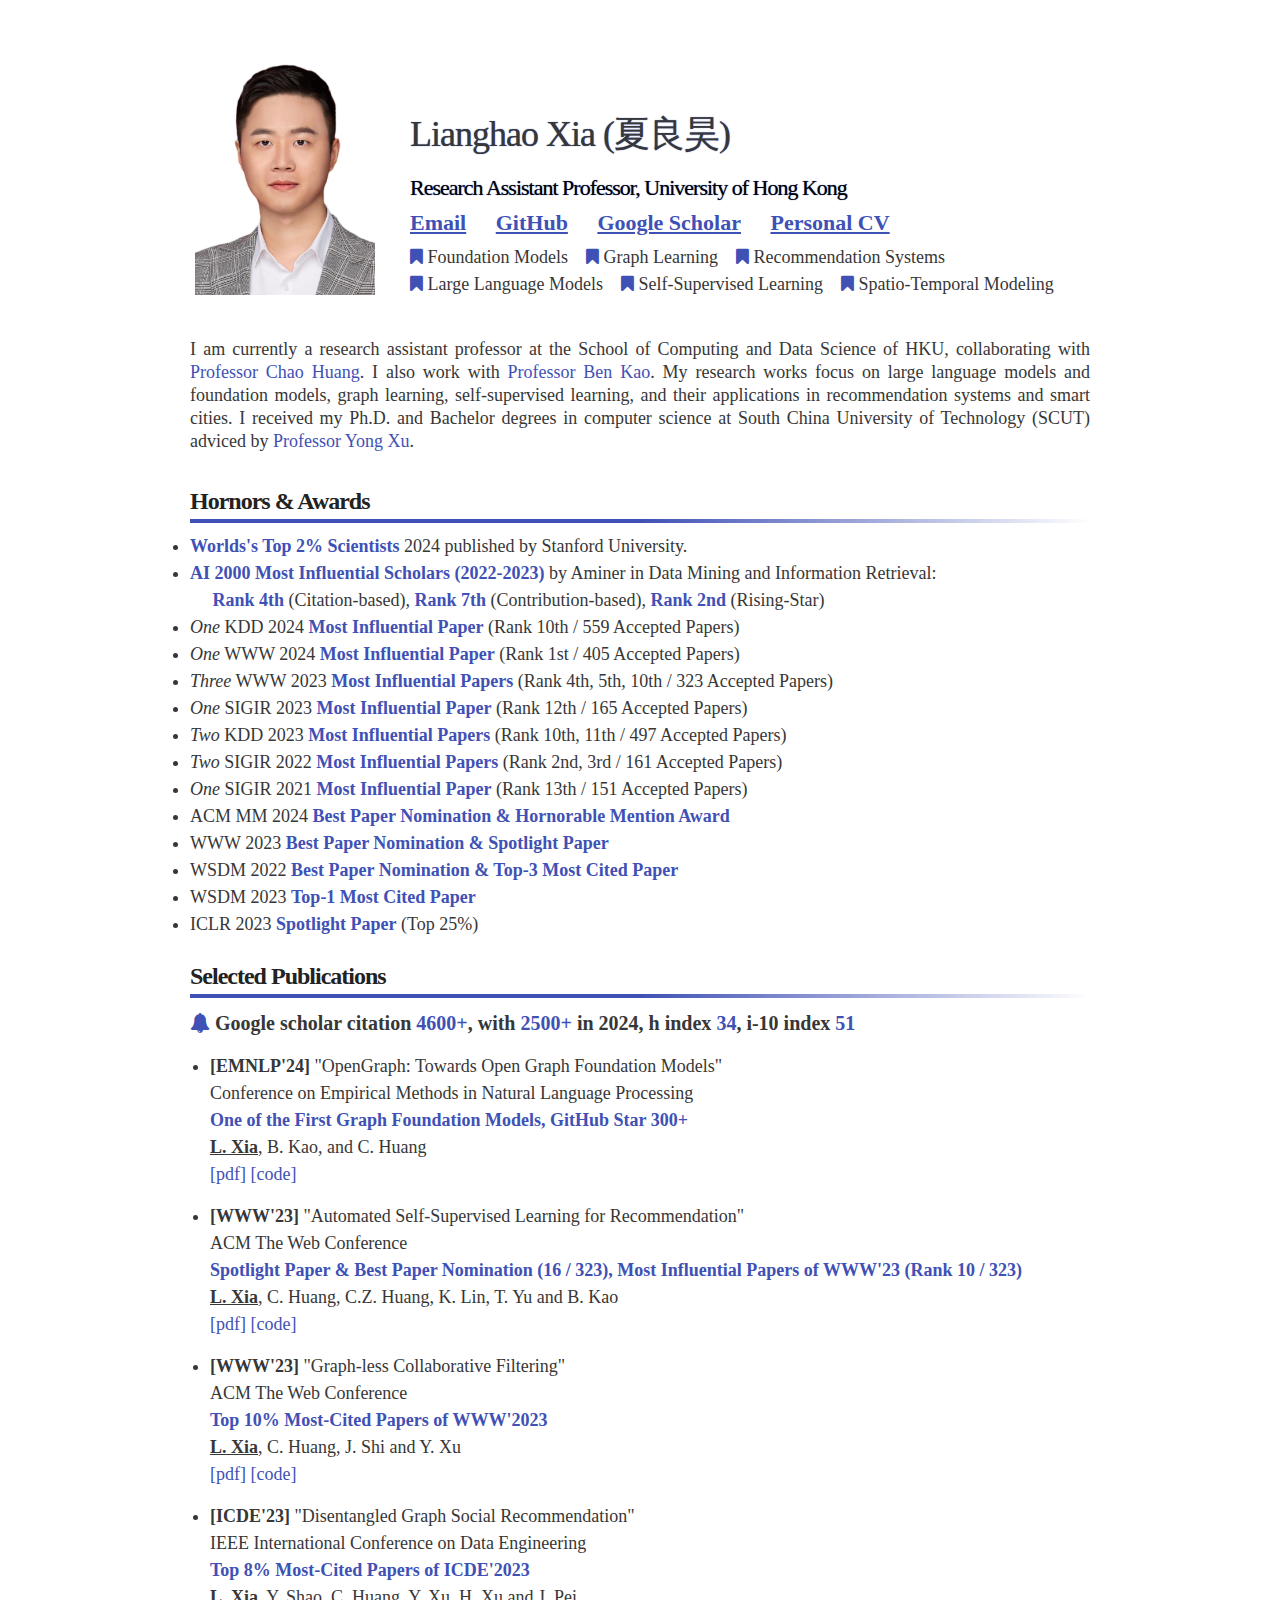
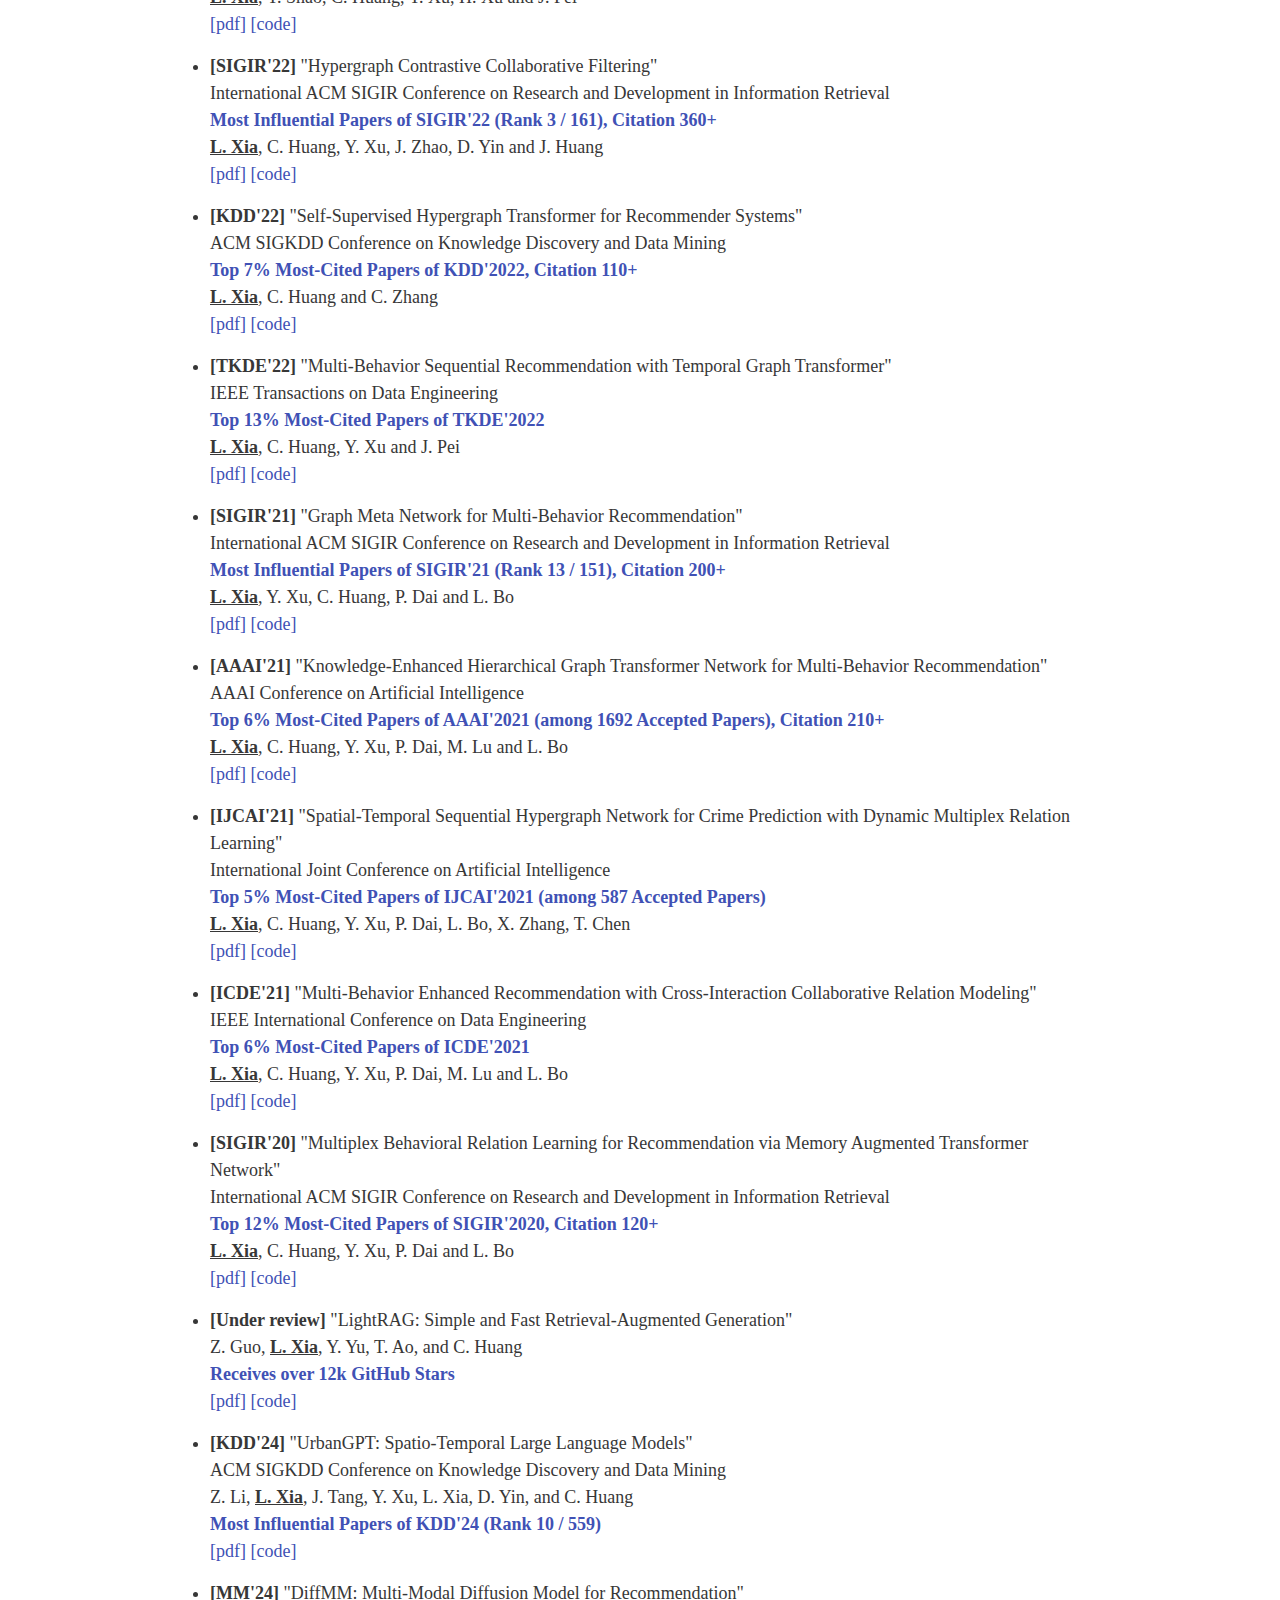
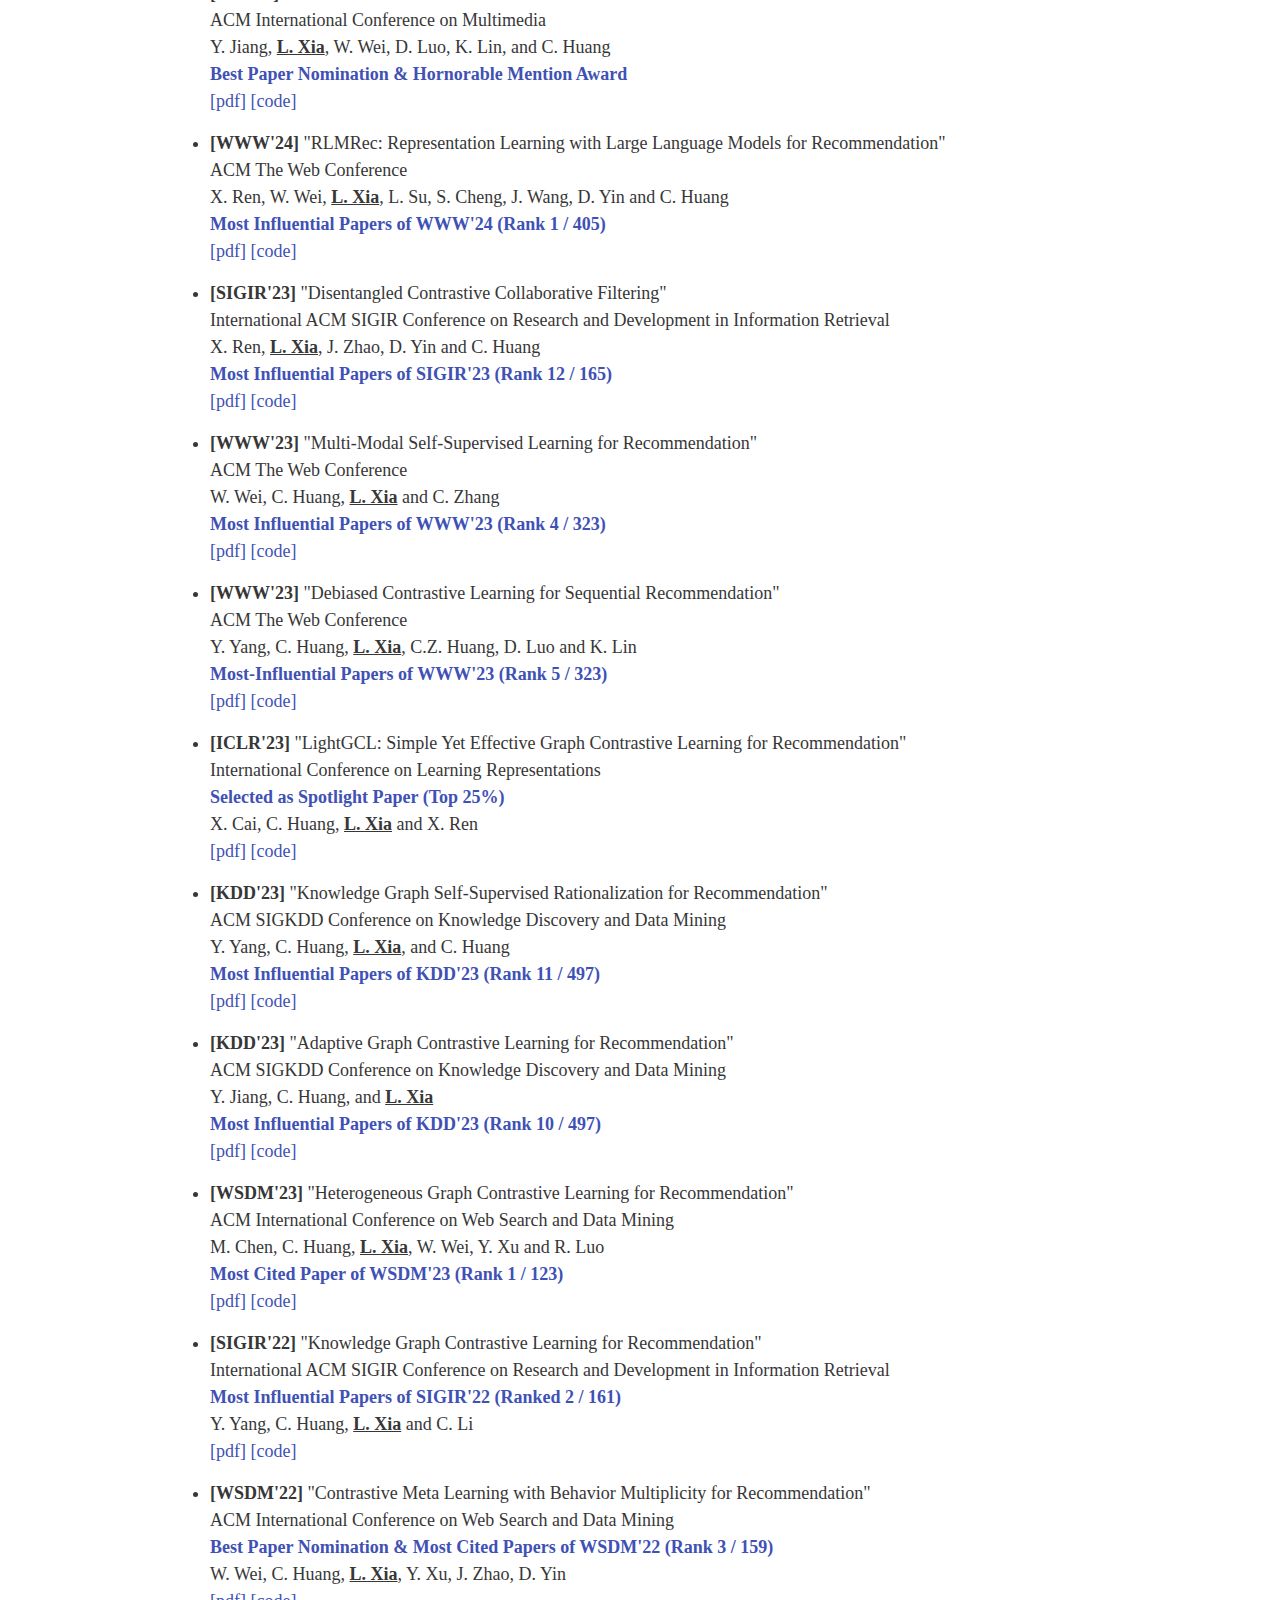
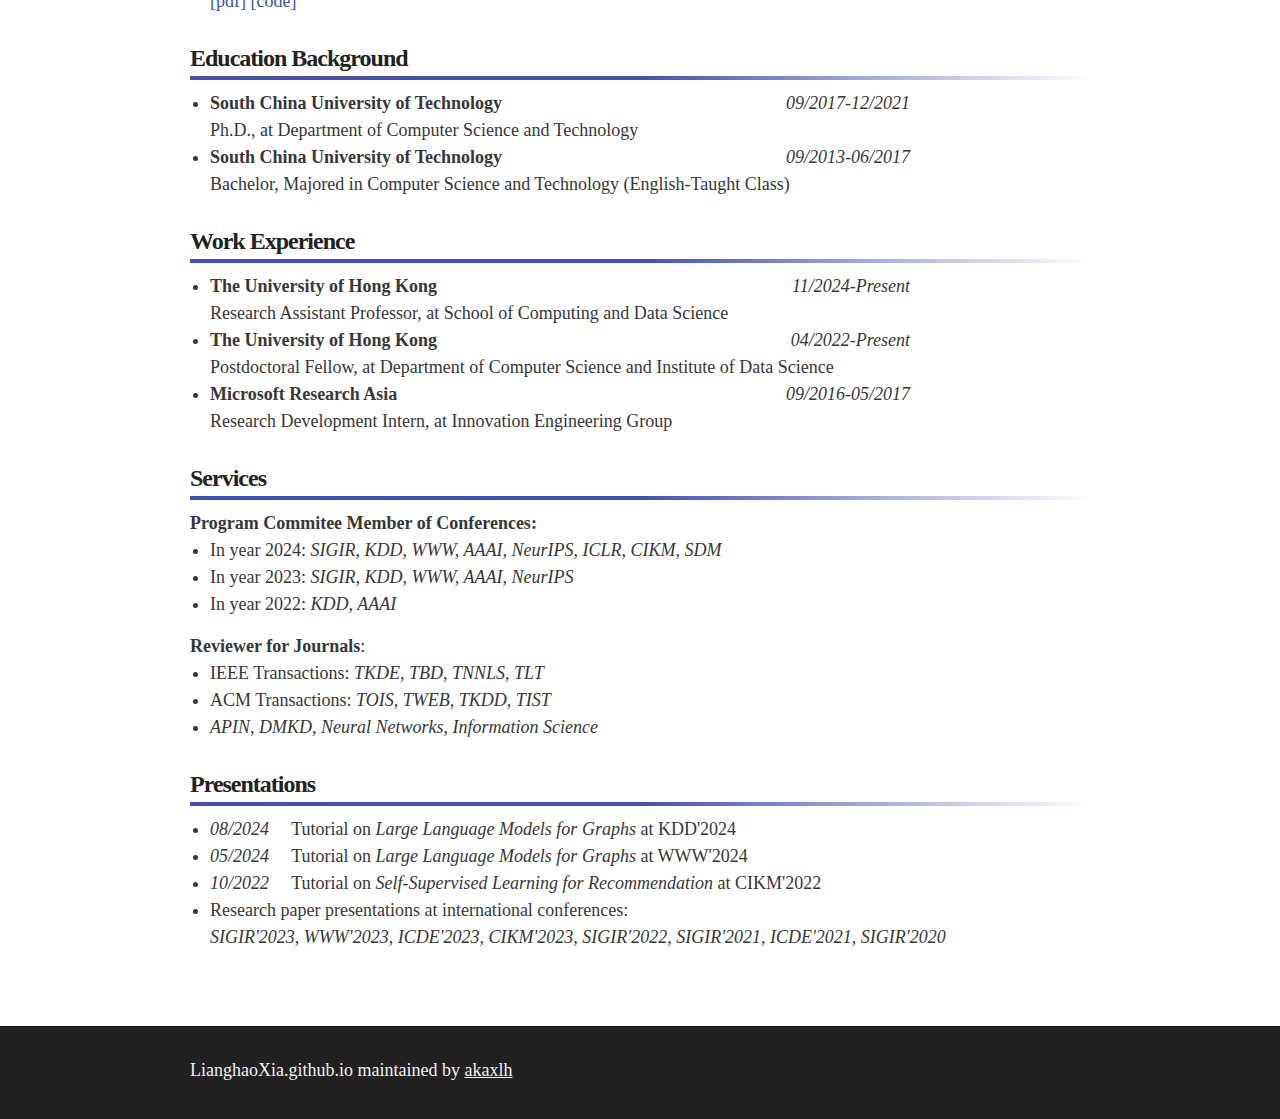
<file: index.html>
<!DOCTYPE html>
<!-- saved from url=(0047)https://akaxlh.github.io/LianghaoXia.github.io/ -->
<html lang="en-US" class="cye-disabled cye-lm"><head><meta http-equiv="Content-Type" content="text/html; charset=UTF-8">
    <meta name="google-site-verification" content="HTLEJiqsW15EAE3nwUhLYyE91gwVqd0jlBR-QUnGTGA" />
    <meta name="baidu-site-verification" content="code-TmBMccop7e" />
    <meta http-equiv="X-UA-Compatible" content="IE=edge">
    <meta name="viewport" content="width=device-width,maximum-scale=2">
    <!-- <link rel="stylesheet" type="text/css" media="screen" href="./LianghaoXia.github.io _ Lianghao Xia's Web Page_files/style.css"> -->
    <link rel="stylesheet" type="text/css" media="screen" href="./style1.css">

<!-- Begin Jekyll SEO tag v2.7.1 -->
<title>Lianghao Xia</title>
<meta name="generator" content="Jekyll v3.9.0">
<meta property="og:title" content="LianghaoXia.github.io">
<meta property="og:locale" content="en_US">
<meta name="description" content="Lianghao Xia's Web Page">
<meta property="og:description" content="Lianghao Xia's Web Page">
<link rel="canonical" href="https://akaxlh.github.io/LianghaoXia.github.io/">
<meta property="og:url" content="https://akaxlh.github.io/LianghaoXia.github.io/">
<meta property="og:site_name" content="LianghaoXia.github.io">
<meta name="twitter:card" content="summary">
<meta property="twitter:title" content="LianghaoXia.github.io">
<script type="application/ld+json">
{"description":"Lianghao Xia's Web Page","url":"https://akaxlh.github.io/LianghaoXia.github.io/","@type":"WebSite","headline":"LianghaoXia.github.io","name":"LianghaoXia.github.io","@context":"https://schema.org"}</script>
<!-- End Jekyll SEO tag -->

    <!-- start custom head snippets, customize with your own _includes/head-custom.html file -->

<!-- Setup Google Analytics -->



<!-- You can set your favicon here -->
<!-- link rel="shortcut icon" type="image/x-icon" href="/LianghaoXia.github.io/favicon.ico" -->

<!-- end custom head snippets -->

  <style id="nightModeStyle">
html.cye-enabled.cye-nm:not(*:-webkit-full-screen) body,
 html.cye-enabled.cye-nm:not(*:-webkit-full-screen) #cye-workaround-body {-webkit-filter:contrast(91%) brightness(84%) invert(1);}</style><style id="cyebody">html.cye-enabled.cye-lm body{background-color:#bddce4 !important;border-color:rgb(47, 55, 57) !important;background-image:none !important;}</style><style id="cyediv">html.cye-enabled.cye-lm div{background-color:#bddce4 !important;border-color:rgb(47, 55, 57) !important;background-image:none !important;}</style><style id="cyetable">html.cye-enabled.cye-lm th{background-color:#bddce4 !important;border-color:rgb(47, 55, 57) !important;background-image:none !important;}html.cye-enabled.cye-lm td{background-color:#bddce4 !important;border-color:rgb(47, 55, 57) !important;background-image:none !important;}</style><style id="cyetextInput">html.cye-enabled.cye-lm input[type=text]{background-color:#bddce4 !important;border-color:rgb(47, 55, 57) !important;background-image:none !important;}html.cye-enabled.cye-lm textarea{background-color:#bddce4 !important;border-color:rgb(47, 55, 57) !important;background-image:none !important;}</style><style id="cyeselect">html.cye-enabled.cye-lm select{background-color:#bddce4 !important;border-color:rgb(47, 55, 57) !important;background-image:none !important;}</style><style id="cyeul">html.cye-enabled.cye-lm ul{background-color:#bddce4 !important;border-color:rgb(47, 55, 57) !important;background-image:none !important;}</style><style id="cyeChangeByClick">html.cye-enabled.cye-lm .cye-lm-tag,html.cye-enabled.cye-lm.cye-lm-tag{background-color:#bddce4 !important;border-color:rgb(47, 55, 57) !important;background-image:none !important;}</style>
 <style>
  body {
    font-family: "Times New Roman", Times, serif;
    font-size:18px;
  }
  .left {
    float: left;
    margin-right: 30px;
    /* margin-top: 25px; */
    /*width: 200px;*/
  }
  .contact {
    font-family: "Times New Roman", Times, serif;
    color: black;
    font-size:22px;
    font-weight: 350;
    margin: 0;
    margin-bottom:2px;
    text-shadow: #4051b5 0px 0px 1px
  }
  .icon {
    color: #4051b5;
    font-family: "Times New Roman", Times, serif;
    font-weight: 600;
    font-size: 22px;
    margin: 0;
    margin-top: 2px
  }
  .time_wrapper {
    float: right;
    /*margin-right: 25px;*/
    /*width: 120px;*/
  }
  .content_wrapper {
    max-width: 700px;
  }
  a {
    color: #4051b5;
  }
  h2 {
    font-family: "Times New Roman", Times, serif;
    color: #4051b5;
    padding-top: 15px;
    padding-bottom: 5px;
  }
  h3 {
    font-family: "Times New Roman", Times, serif;
    /* color: #4051b5; */
    padding-top: 10px;
    padding-bottom: 0px;
    border-bottom: 4px solid;
    border-image: linear-gradient(to right, #4051b5 50%, transparent 100%) 1;
  }
  .award_paper {
    color: #4051b5;
  }
  #project_title{
    margin:0;
    color:#373737;
    font-size:36px;
    font-weight:400;
    text-shadow:#4051b5 0px 0px 1px;
    margin-bottom:10px;
    margin-top:50px;
    font-family:"Times New Roman", Times, serif;
  }
 </style>
  
  <meta name="viewport" content="width=device-width, initial-scale=1">
  <link rel="stylesheet" href="https://cdnjs.cloudflare.com/ajax/libs/font-awesome/4.7.0/css/font-awesome.min.css">

  </head>

  <body style>

    <!-- HEADER -->

    <div style="width: 100%; height: 100%; overflow: hidden;">
    <div id="header_wrap" class="outer" style="width: 100%; overflow: hidden; background: white;">
        <header class="inner">
          <div class="left">
<!--             <img src="https://github.com/akaxlh/LianghaoXia.github.io/blob/gh-pages/avatar.jpg?raw=true" width=160/> -->
              <img src="./avatar2.jpeg" width=180 />
          </div>
          &emsp;&emsp;

            <!-- <a id="forkme_banner" href="https://github.com/akaxlh/LianghaoXia.github.io">View on GitHub</a> -->
          <div width=100>
            <h4 id="project_title">Lianghao Xia (夏良昊)</h4>
            <h4 class="contact">Research Assistant Professor, University of Hong Kong</h4>
            <u class="icon"><a href="mailto: aka_xia[AT]foxmail[DoT]com" class="icon" style="margin-right:25px">Email</a></u>
            <!-- <h4 class="contact">Email:&nbsp;&nbsp;aka_xia@foxmail.com</h3> -->
            <u class="icon"><a href='https://github.com/akaxlh/' class='icon' style='margin-right:25px' target='_blank'>GitHub</a></u>
            <u class="icon"><a href='https://scholar.google.com/citations?user=fDDjoUEAAAAJ' class='icon' style='margin-right:25px' target='_blank'>Google Scholar</a></u>
            <u class="icon"><a href='./CV_Lianghao_Xia.pdf' class='icon' target='_blank'>Personal CV</a></u><br>
            <div style="font-weight: 500;margin-top:5px;">
                <i class="fa fa-bookmark" style="color: #4051b5"></i> Foundation Models &nbsp;&nbsp;
                <i class="fa fa-bookmark" style="color: #4051b5"></i> Graph Learning &nbsp;&nbsp;
                <i class="fa fa-bookmark" style="color: #4051b5"></i> Recommendation Systems<br>
                <i class="fa fa-bookmark" style="color: #4051b5"></i> Large Language Models &nbsp;&nbsp;
                <i class="fa fa-bookmark" style="color: #4051b5"></i> Self-Supervised Learning &nbsp;&nbsp;
                <i class="fa fa-bookmark" style="color: #4051b5"></i> Spatio-Temporal Modeling
            </div>
            </span>
          </div>
        </header>
    </div>

    <!-- MAIN CONTENT -->
    <div id="main_content_wrap" class="outer" style="width: 100%; overflow: hidden; background: white">
      <section id="main_content" class="inner">
        
          <p style="margin-bottom:20px;text-align:justify;line-height:23px;font-size:18px;">I am currently a research assistant professor at the School of Computing and Data Science of HKU, collaborating with <a href="https://sites.google.com/view/chaoh" target="_blank">Professor Chao Huang</a>. I also work with <a href="https://scholar.google.com/citations?user=TwSParMAAAAJ" target="_blank">Professor Ben Kao</a>.
            My research works focus on large language models and foundation models, graph learning, self-supervised learning, and their applications in recommendation systems and smart cities.
          <!-- My research works lie in data science, with a focus on applications ranging
          from Information Retrieval, Robust and Efficient Graph Mining, User Behavior Modeling, AI for Urban Science, and Trustworthy AI. -->
          I received my Ph.D. and Bachelor degrees in computer science at South China University of Technology (SCUT) adviced by <a href='https://scholar.google.com/citations?user=1hx5iwEAAAAJ' target="_blank">Professor Yong Xu</a>.
          </p>

<!-- <h2 id="research-interests">Research Interests</h2>
<ul>
  <li>Foundation Models, Large Language Models,</li>
  <li>Graph Learning, Self-Supervised Learning,</li>
  <li>Recommendation, Spatio-Temporal Modeling.</li>
</ul> -->

<h3>Hornors & Awards</h3>
  <li><strong class="award_paper">Worlds's Top 2%  Scientists</strong> 2024 published by Stanford University.</li>
  <li><strong class='award_paper'><a href="https://www.aminer.org/ai2000/search_rank?id=561db71a45cedb33980aaf57&searchValue=Lianghao%20Xia&yearLeft=2022&yearRight=2023">AI 2000 Most Influential Scholars (2022-2023)</a></strong> by Aminer in Data Mining and Information Retrieval:<br>
  &nbsp;&nbsp;&nbsp;&nbsp;&nbsp;<strong class='award_paper'>Rank 4th</strong> (Citation-based), <strong class='award_paper'>Rank 7th</strong> (Contribution-based), <strong class='award_paper'>Rank 2nd</strong> (Rising-Star)</li>
  <li><em>One</em> KDD 2024 <strong class='award_paper'>Most Influential Paper</strong> (Rank 10th / 559 Accepted Papers)</li>
  <li><em>One</em> WWW 2024 <strong class='award_paper'>Most Influential Paper</strong> (Rank 1st / 405 Accepted Papers)</li>
  <li><em>Three</em> WWW 2023 <strong class='award_paper'>Most Influential Papers</strong> (Rank 4th, 5th, 10th / 323 Accepted Papers)</li>
  <li><em>One</em> SIGIR 2023 <strong class='award_paper'>Most Influential Paper</strong> (Rank 12th / 165 Accepted Papers)</li>
  <li><em>Two</em> KDD 2023 <strong class='award_paper'>Most Influential Papers</strong> (Rank 10th, 11th / 497 Accepted Papers)</li>
  <li><em>Two</em> SIGIR 2022 <strong class='award_paper'>Most Influential Papers</strong> (Rank 2nd, 3rd / 161 Accepted Papers)</li>
  <li><em>One</em> SIGIR 2021 <strong class='award_paper'>Most Influential Paper</strong> (Rank 13th / 151 Accepted Papers)</li>
  <li>ACM MM 2024 <strong class='award_paper'>Best Paper Nomination & Hornorable Mention Award</strong></li>
  <li>WWW 2023 <strong class="award_paper">Best Paper Nomination & Spotlight Paper</strong></li>
  <li>WSDM 2022 <strong class='award_paper'>Best Paper Nomination & Top-3 Most Cited Paper</strong></li>
  <li>WSDM 2023 <strong class="award_paper">Top-1 Most Cited Paper</strong></li>
  <li>ICLR 2023 <strong class='award_paper'>Spotlight Paper</strong> (Top 25%)</li>


<!-- <h2 id="publications" style='margin-bottom:0; padding-bottom:0;'>Publications</h2> -->
<h3 id="publications">Selected Publications</h3>
<!-- <p style="margin-bottom:20px;text-align:justify;line-height:21px;font-size:15px;">
I have published 15 first-authored papers in top-tier publication venues in different fields such as Information Retrieval (SIGIR, WWW, TOIS), Data Mining (KDD, WSDM, TKDE), Artificial Intelligence (ICLR, ICML, AAAI, IJCAI, TNNLS), and Database (ICDE). My publications gained some highly selective awards, including <strong class="award_paper">Eleven Most Influential Papers</strong>, <strong class="award_paper">Two Spotlight Papers</strong>, <strong class="award_paper">Two Most Cited Papers</strong>, and <strong class="award_paper">Three Best Paper Nominations</strong>.
For a full list of my publications, please refer to my <u><strong><a href="https://scholar.google.com/citations?user=fDDjoUEAAAAJ" target="_blank">Google Scholar page</a></strong></u>.
</p> -->
<p style="font-weight:bold;font-size:20px">
  <i class="fa fa-bell" style="color: #4051b5"></i> Google scholar citation  <strong class='award_paper'>4600+</strong>, with <strong class='award_paper'>2500+</strong> in 2024, h index <strong class='award_paper'>34</strong>, i-10 index <strong class='award_paper'>51</strong>
</p>

<ul>

  <!-- <li>
    <p>[WSDM'25] "MixRec: Heterogeneous Graph Collaborative Filtering"<br>
    <em>ACM International Conference on Recommender Systems</em><br>
    <strong><u>L. Xia</u></strong>, M. Xie, Y. Xu and C. Huang<br>
    <a href='' target='_blank'>[pdf]</a>
    <a href='' target='_blank'>[code]</a>
    </p>
  </li> -->

  <li>
    <p><strong>[EMNLP'24]</strong> "OpenGraph: Towards Open Graph Foundation Models"<br>
    Conference on Empirical Methods in Natural Language Processing<br>
    <strong class="award_paper">One of the First Graph Foundation Models, GitHub Star 300+</strong><br>
    <strong><u>L. Xia</u></strong>, B. Kao, and C. Huang<br>
    <a href='https://arxiv.org/pdf/2403.01121' target='_blank'>[pdf]</a>
    <a href='https://github.com/HKUDS/OpenGraph' target='_blank'>[code]</a>
    </p>
  </li>

  <li>
    <p><strong>[WWW'23]</strong> "Automated Self-Supervised Learning for Recommendation"<br>
    ACM The Web Conference<br>
    <strong class="award_paper">Spotlight Paper & Best Paper Nomination (16 / 323), Most Influential Papers of WWW'23 (Rank 10 / 323)</strong><br>
    <strong><u>L. Xia</u></strong>, C. Huang, C.Z. Huang, K. Lin, T. Yu and B. Kao<br>
    <a href='https://arxiv.org/pdf/2303.07797.pdf' target='_blank'>[pdf]</a>
    <a href='https://github.com/HKUDS/AutoCF' target='_blank'>[code]</a>
    </p>
  </li>

  <li>
    <p><strong>[WWW'23]</strong> "Graph-less Collaborative Filtering"<br>
    ACM The Web Conference<br>
    <strong class="award_paper">Top 10% Most-Cited Papers of WWW'2023</strong><br>
    <strong><u>L. Xia</u></strong>, C. Huang, J. Shi and Y. Xu<br>
    <a href='https://arxiv.org/pdf/2303.08537.pdf' target='_blank'>[pdf]</a>
    <a href='https://github.com/HKUDS/SimRec' target='_blank'>[code]</a>
    </p>
  </li>
  <li>
    <p><strong>[ICDE'23]</strong> "Disentangled Graph Social Recommendation"<br>
    IEEE International Conference on Data Engineering<br>
    <strong class="award_paper">Top 8% Most-Cited Papers of ICDE'2023</strong><br>
    <strong><u>L. Xia</u></strong>, Y. Shao, C. Huang, Y. Xu, H. Xu and J. Pei<br>
    <a href='https://arxiv.org/pdf/2303.07810.pdf' target='_blank'>[pdf]</a>
    <a href='https://github.com/HKUDS/DGNN' target='_blank'>[code]</a>
    </p>
  </li>

  <li>
    <p><strong>[SIGIR'22]</strong> "Hypergraph Contrastive Collaborative Filtering"<br>
    International ACM SIGIR Conference on Research and Development in Information Retrieval<br>
    <strong class="award_paper">Most Influential Papers of SIGIR'22 (Rank 3 / 161), Citation 360+</strong><br>
    <strong><u>L. Xia</u></strong>, C. Huang, Y. Xu, J. Zhao, D. Yin and J. Huang<br>
    <a href='https://arxiv.org/pdf/2204.12200.pdf' target='_blank'>[pdf]</a>
    <a href='https://github.com/akaxlh/HCCF' target='_blank'>[code]</a>
    </p>
  </li>

  <li>
    <p><strong>[KDD'22]</strong> "Self-Supervised Hypergraph Transformer for Recommender Systems"<br>
    ACM SIGKDD Conference on Knowledge Discovery and Data Mining<br>
    <strong class="award_paper">Top 7% Most-Cited Papers of KDD'2022, Citation 110+</strong><br>
    <strong><u>L. Xia</u></strong>, C. Huang and C. Zhang<br>
    <a href='https://arxiv.org/pdf/2207.14338.pdf' target='_blank'>[pdf]</a>
    <a href='https://github.com/akaxlh/SHT' target='_blank'>[code]</a>
    </p>
  </li>

  <li>
    <p><strong>[TKDE'22]</strong> "Multi-Behavior Sequential Recommendation with Temporal Graph Transformer"<br>
    IEEE Transactions on Data Engineering<br>
    <strong class="award_paper">Top 13% Most-Cited Papers of TKDE'2022</strong><br>
    <strong><u>L. Xia</u></strong>, C. Huang, Y. Xu and J. Pei<br>
    <a href='https://arxiv.org/pdf/2206.02687.pdf' target='_blank'>[pdf]</a>
    <a href='https://github.com/akaxlh/TGT' target='_blank'>[code]</a>
    </p>
  </li>

  <li>
    <p><strong>[SIGIR'21]</strong> "Graph Meta Network for Multi-Behavior Recommendation"<br>
    International ACM SIGIR Conference on Research and Development in Information Retrieval<br>
    <strong class="award_paper">Most Influential Papers of SIGIR'21 (Rank 13 / 151), Citation 200+</strong><br>
    <strong><u>L. Xia</u></strong>, Y. Xu, C. Huang, P. Dai and L. Bo<br>
    <a href='https://arxiv.org/pdf/2110.03969.pdf' target='_blank'>[pdf]</a>
    <a href='https://github.com/akaxlh/MB-GMN' target='_blank'>[code]</a>
    </p>
  </li>


  <li>
    <p><strong>[AAAI'21]</strong> "Knowledge-Enhanced Hierarchical Graph Transformer Network for Multi-Behavior Recommendation"<br>
    AAAI Conference on Artificial Intelligence<br>
    <strong class="award_paper">Top 6% Most-Cited Papers of AAAI'2021 (among 1692 Accepted Papers), Citation 210+</strong><br>
    <strong><u>L. Xia</u></strong>, C. Huang, Y. Xu, P. Dai, M. Lu and L. Bo<br>
    <a href='https://arxiv.org/pdf/2110.04000.pdf' target='_blank'>[pdf]</a>
    <a href='https://github.com/akaxlh/KHGT' target='_blank'>[code]</a>
    </p>
  </li>

  <li>
    <p><strong>[IJCAI'21]</strong> "Spatial-Temporal Sequential Hypergraph Network for Crime Prediction with Dynamic Multiplex Relation Learning"<br>
    International Joint Conference on Artificial Intelligence<br>
    <strong class="award_paper">Top 5% Most-Cited Papers of IJCAI'2021 (among 587 Accepted Papers)</strong><br>
    <strong><u>L. Xia</u></strong>, C. Huang, Y. Xu, P. Dai, L. Bo, X. Zhang, T. Chen<br>
    <a href='https://arxiv.org/pdf/2201.02435.pdf' target='_blank'>[pdf]</a>
    <a href='https://github.com/akaxlh/ST-SHN' target='_blank'>[code]</a>
    </p>
  </li>

  <li>
    <p><strong>[ICDE'21]</strong> "Multi-Behavior Enhanced Recommendation with Cross-Interaction Collaborative Relation Modeling"<br>
    IEEE International Conference on Data Engineering<br>
    <strong class="award_paper">Top 6% Most-Cited Papers of ICDE'2021</strong><br>
    <strong><u>L. Xia</u></strong>, C. Huang, Y. Xu, P. Dai, M. Lu and L. Bo<br>
    <a href='https://arxiv.org/pdf/2201.02307.pdf' target='_blank'>[pdf]</a>
    <a href='https://github.com/akaxlh/GNMR' target='_blank'>[code]</a>
    </p>
  </li>  

  <li>
    <p><strong>[SIGIR'20]</strong> "Multiplex Behavioral Relation Learning for Recommendation via Memory Augmented Transformer Network"<br>
    International ACM SIGIR Conference on Research and Development in Information Retrieval<br>
    <strong class="award_paper">Top 12% Most-Cited Papers of SIGIR'2020, Citation 120+</strong><br>
    <strong><u>L. Xia</u></strong>, C. Huang, Y. Xu, P. Dai and L. Bo<br>
    <a href='https://arxiv.org/pdf/2110.04002.pdf' target='_blank'>[pdf]</a>
    <a href='https://github.com/akaxlh/MATN' target='_blank'>[code]</a>
    </p>
  </li>


  <li>
    <p><strong>[Under review]</strong> "LightRAG: Simple and Fast Retrieval-Augmented Generation"<br>
    Z. Guo, <strong><u>L. Xia</u></strong>, Y. Yu, T. Ao, and C. Huang<br>
    <strong class="award_paper">Receives over 12k GitHub Stars</strong><br>
    <a href='https://arxiv.org/pdf/2410.05779' target='_blank'>[pdf]</a>
    <a href='https://github.com/HKUDS/LightRAG' target='_blank'>[code]</a>
    </p>
  </li>


  <li>
    <p><strong>[KDD'24]</strong> "UrbanGPT: Spatio-Temporal Large Language Models"<br>
    ACM SIGKDD Conference on Knowledge Discovery and Data Mining<br>
    Z. Li, <strong><u>L. Xia</u></strong>, J. Tang, Y. Xu, L. Xia, D. Yin, and C. Huang<br>
    <strong class="award_paper">Most Influential Papers of KDD'24 (Rank 10 / 559)</strong><br>
    <a href='https://arxiv.org/pdf/2403.00813' target='_blank'>[pdf]</a>
    <a href='https://github.com/HKUDS/UrbanGPT' target='_blank'>[code]</a>
    </p>
  </li>

  <li>
    <p><strong>[MM'24]</strong> "DiffMM: Multi-Modal Diffusion Model for Recommendation"<br>
    ACM International Conference on Multimedia<br>
    Y. Jiang, <strong><u>L. Xia</u></strong>, W. Wei, D. Luo, K. Lin, and C. Huang<br>
    <strong class="award_paper">Best Paper Nomination & Hornorable Mention Award</strong><br>
    <a href='https://arxiv.org/pdf/2406.11781' target='_blank'>[pdf]</a>
    <a href='https://github.com/HKUDS/DiffMM' target='_blank'>[code]</a>
    </p>
  </li>



  <li>
    <p><strong>[WWW'24]</strong> "RLMRec: Representation Learning with Large Language Models for Recommendation"<br>
    ACM The Web Conference<br>
    X. Ren, W. Wei, <strong><u>L. Xia</u></strong>, L. Su, S. Cheng, J. Wang, D. Yin and C. Huang<br>
    <strong class="award_paper">Most Influential Papers of WWW'24 (Rank 1 / 405)</strong><br>
    <a href='https://arxiv.org/pdf/2310.15950.pdf' target='_blank'>[pdf]</a>
    <a href='https://github.com/HKUDS/RLMRec' target='_blank'>[code]</a>
    </p>
  </li>

  <!-- <li>
      <p>[WWW'24] "GraphPro: Graph Pre-training and Prompt Learning for Recommendation"<br>
      <em>ACM The Web Conference</em><br>
      Y. Yang, <strong><u>L. Xia</u></strong>, D. Luo, K. Lin and C. Huang<br>
      <a href='https://arxiv.org/pdf/2311.16716.pdf' target='_blank'>[pdf]</a>
      <a href='https://github.com/HKUDS/GraphPro' target='_blank'>[code]</a>
      </p>
  </li> -->

  <!-- <li>
    <p>[NeurIPS'24] "GPT-ST: Generative Pre-Training of Spatio-Temporal Graph Neural Networks"<br>
    <em>Advances in Neural Information Processing Systems</em><br>
    Z. Li, <strong><u>L. Xia</u></strong>, Y. Xu and C. Huang<br>
    <a href='https://arxiv.org/pdf/2311.04245.pdf' target='_blank'>[pdf]</a>
    <a href='https://github.com/HKUDS/GPT-ST' target='_blank'>[code]</a>
    </p>
  </li> -->

  <!-- <li>
      <p>[WSDM'24] "SSLRec: A Self-Supervised Learning Framework for Recommendation"<br>
      <em>ACM International Conference on Recommender Systems</em><br>
      X. Ren, <strong><u>L. Xia</u></strong>, Y. Yang, W. Wei, T. Wang, X. Cai and C. Huang<br>
      <a href='https://arxiv.org/pdf/2308.05697.pdf' target='_blank'>[pdf]</a>
      <a href='https://github.com/HKUDS/SSLRec' target='_blank'>[code]</a>
      </p>
  </li> -->

  <li>
    <p><strong>[SIGIR'23]</strong> "Disentangled Contrastive Collaborative Filtering"<br>
    International ACM SIGIR Conference on Research and Development in Information Retrieval<br>
    X. Ren, <strong><u>L. Xia</u></strong>, J. Zhao, D. Yin and C. Huang<br>
    <strong class="award_paper">Most Influential Papers of SIGIR'23 (Rank 12 / 165)</strong><br>
    <a href='https://arxiv.org/pdf/2305.02759' target='_blank'>[pdf]</a>
    <a href='https://github.com/HKUDS/DCCF' target='_blank'>[code]</a>
    </p>
  </li>

  <li>
    <p><strong>[WWW'23]</strong> "Multi-Modal Self-Supervised Learning for Recommendation"<br>
    ACM The Web Conference<br>
    W. Wei, C. Huang, <strong><u>L. Xia</u></strong> and C. Zhang<br>
    <strong class="award_paper">Most Influential Papers of WWW'23 (Rank 4 / 323)</strong><br>
    <a href='https://arxiv.org/pdf/2302.10632.pdf' target='_blank'>[pdf]</a>
    <a href='https://github.com/HKUDS/MMSSL' target='_blank'>[code]</a>
    </p>
</li>
  <li>
    <p><strong>[WWW'23]</strong> "Debiased Contrastive Learning for Sequential Recommendation"<br>
    ACM The Web Conference<br>
    Y. Yang, C. Huang, <strong><u>L. Xia</u></strong>, C.Z. Huang, D. Luo and K. Lin<br>
    <strong class="award_paper">Most-Influential Papers of WWW'23 (Rank 5 / 323)</strong><br>
    <a href='https://arxiv.org/pdf/2303.11780.pdf' target='_blank'>[pdf]</a>
    <a href='https://github.com/HKUDS/DCRec' target='_blank'>[code]</a>
    </p>
  </li>
  <li>
      <p><strong>[ICLR'23]</strong> "LightGCL: Simple Yet Effective Graph Contrastive Learning for Recommendation"<br>
      International Conference on Learning Representations<br>
      <strong class="award_paper">Selected as Spotlight Paper (Top 25%)</strong><br>
      X. Cai, C. Huang, <strong><u>L. Xia</u></strong> and X. Ren<br>
      <a href='https://arxiv.org/pdf/2302.08191.pdf' target='_blank'>[pdf]</a>
      <a href='https://github.com/HKUDS/LightGCL' target='_blank'>[code]</a>
      </p>
  </li>

  <li>
    <p><strong>[KDD'23]</strong> "Knowledge Graph Self-Supervised Rationalization for Recommendation"<br>
    ACM SIGKDD Conference on Knowledge Discovery and Data Mining<br>
    Y. Yang, C. Huang, <strong><u>L. Xia</u></strong>, and C. Huang<br>
    <strong class="award_paper">Most Influential Papers of KDD'23 (Rank 11 / 497)</strong><br>
    <a href='https://arxiv.org/pdf/2307.02759' target='_blank'>[pdf]</a>
    <a href='https://github.com/HKUDS/KGRec' target='_blank'>[code]</a>
    </p>
  </li>

  <li>
    <p><strong>[KDD'23]</strong> "Adaptive Graph Contrastive Learning for Recommendation"<br>
    ACM SIGKDD Conference on Knowledge Discovery and Data Mining<br>
    Y. Jiang, C. Huang, and <strong><u>L. Xia</u></strong><br>
    <strong class="award_paper">Most Influential Papers of KDD'23 (Rank 10 / 497)</strong><br>
    <a href='https://arxiv.org/pdf/2305.10837' target='_blank'>[pdf]</a>
    <a href='https://github.com/HKUDS/AdaGCL' target='_blank'>[code]</a>
    </p>
  </li>

  <li>
      <p><strong>[WSDM'23]</strong> "Heterogeneous Graph Contrastive Learning for Recommendation"<br>
      ACM International Conference on Web Search and Data Mining<br>
      M. Chen, C. Huang, <strong><u>L. Xia</u></strong>, W. Wei, Y. Xu and R. Luo<br>
      <strong class="award_paper">Most Cited Paper of WSDM'23 (Rank 1 / 123)</em></strong><br>
      <a href='https://arxiv.org/pdf/2303.00995.pdf' target='_blank'>[pdf]</a>
      <a href='https://github.com/HKUDS/HGCL' target='_blank'>[code]</a>
      </p>
  </li>
  <!-- <li>
    <p>[ICML'23] "Spatial-Temporal Graph Learning with Adversarial Contrastive Adaptation"<br>
      <em>International Conference on Machine Learning</em><br>
      Q. Zhang, C. Huang, <strong><u>L. Xia</u></strong>, Z. Wang, S.M. Yiu and R. Han<br>
      <a href='https://arxiv.org/pdf/2306.10683.pdf' target='_blank'>[pdf]</a>
      <a href='https://github.com/HKUDS/STAG' target='_blank'>[code]</a>
    </p>
  </li> -->
  <!-- <li>
    <p>[TNNLS'22] "Multi-Behavior Graph Neural Networks for Recommender System"<br>
      <em>IEEE Transactions on Neural Networks and Learning Systems</em><br>
      <strong><u>L. Xia</u></strong>, C. Huang, Y. Xu, P. Dai and L. Bo<br>
      <a href='https://arxiv.org/pdf/2302.08678.pdf' target='_blank'>[pdf]</a>
      <a href='https://github.com/akaxlh/MBGNN' target='_blank'>[code]</a>
    </p>
  </li> -->
  <li>
    <p><strong>[SIGIR'22]</strong> "Knowledge Graph Contrastive Learning for Recommendation"<br>
    International ACM SIGIR Conference on Research and Development in Information Retrieval<br>
    <strong class="award_paper"><a href='https://www.paperdigest.org/2023/04/most-influential-sigir-papers-2023-04/' target='_blank'>Most Influential Papers of SIGIR'22 (Ranked 2 / 161)</a></strong><br>
    Y. Yang, C. Huang, <strong><u>L. Xia</u></strong> and C. Li<br>
    <a href="https://arxiv.org/pdf/2205.00976.pdf" target="_blank">[pdf]</a>
    <a href='https://github.com/yuh-yang/KGCL-SIGIR22' target='_blank'>[code]</a>
    </p>
  </li>
  <li>
    <p><strong>[WSDM'22]</strong> "Contrastive Meta Learning with Behavior Multiplicity for Recommendation"<br>
    ACM International Conference on Web Search and Data Mining<br>
    <strong class="award_paper">Best Paper Nomination & Most Cited Papers of WSDM'22 (Rank 3 / 159)</strong><br>
    W. Wei, C. Huang, <strong><u>L. Xia</u></strong>, Y. Xu, J. Zhao, D. Yin<br>
    <a href='https://arxiv.org/pdf/2202.08523.pdf' target='_blank'>[pdf]</a>
    <a href='https://github.com/weiwei1206/CML' target='_blank'>[code]</a>
    </p>
  </li>
  <!-- <li>
    <p>[TOIS'21] "Collaborative Reflection-Augmented Autoencoder Network for Recommender Systems"<br>
      <em>ACM Transactions on Information Systems</em><br>
      <strong><u>L. Xia</u></strong>, C. Huang, Y. Xu, H. Xu, X. Li and W. Zhang<br>
      <a href='https://arxiv.org/pdf/2201.03158.pdf' target='_blank'>[pdf]</a>
      <a href='https://github.com/akaxlh/CRANet' target='_blank'>[code]</a>
    </p>
  </li> -->
</ul>
<!-- 
<ul>
  
  <li>
    <p>[SIGIR'23] "Graph Transformer for Recommendation"<br>
      <em>International ACM SIGIR Conference on Research and Development in Information Retrieval</em><br>
      C. Li, <strong><u>L. Xia</u></strong>, X. Ren, Y. Ye, Y. Xu and C. Huang<br>
      <a href='https://arxiv.org/pdf/2306.02330.pdf' target='_blank'>[pdf]</a>
      <a href='https://github.com/HKUDS/GFormer' target='_blank'>[code]</a>
    </p>
  </li>
  <li>
    <p>[SIGIR'23] "Graph Masked Autoencoder for Sequential Recommendation"<br>
      <em>International ACM SIGIR Conference on Research and Development in Information Retrieval</em><br>
      Y. Ye, <strong><u>L. Xia</u></strong> and C. Huang<br>
      <a href='https://arxiv.org/pdf/2305.04619.pdf' target='_blank'>[pdf]</a>
      <a href='https://github.com/HKUDS/MAERec' target='_blank'>[code]</a>
    </p>
  </li>
  <li>
    <p>[IJCAI'23] "Denoised Self-Augmented Learning for Social Recommendation"<br>
      <em>International Joint Conference on Artificial Intelligence</em><br>
      T. Wang, <strong><u>L. Xia</u></strong> and C. Huang<br>
      <a href='https://arxiv.org/pdf/2305.12685.pdf' target='_blank'>[pdf]</a>
      <a href='https://github.com/HKUDS/DSL' target='_blank'>[code]</a>
    </p>
  </li>
  <li>
    <p>[WWW'23] "Debiased Contrastive Learning for Sequential Recommendation"<br>
      <em>ACM The Web Conference</em><br>
      Y. Yang, C. Huang, <strong><u>L. Xia</u></strong>, C.Z. Huang, D. Luo and K. Lin<br>
      <a href='https://arxiv.org/pdf/2303.11780.pdf' target='_blank'>[pdf]</a>
      <a href='https://github.com/HKUDS/DCRec' target='_blank'>[code]</a>
    </p>
  </li>
  <li>
    <p>[WWW'23] "Automated Spatio-Temporal Graph Contrastive Learning"<br>
      <em>ACM The Web Conference</em><br>
      Q. Zhang, C. Huang, <strong><u>L. Xia</u></strong>, Z. Wang, Z. Li and S. Yiu<br>
      <a href='https://arxiv.org/pdf/2305.03920.pdf' target='_blank'>[pdf]</a>
      <a href='https://github.com/HKUDS/AutoST' target='_blank'>[code]</a>
    </p>
  </li>
  <li>
    <p>[WWW'23] "Multi-Modal Self-Supervised Learning for Recommendation"<br>
      <em>ACM The Web Conference</em><br>
      W. Wei, C. Huang, <strong><u>L. Xia</u></strong> and C. Zhang<br>
      <a href='https://arxiv.org/pdf/2302.10632.pdf' target='_blank'>[pdf]</a>
      <a href='https://github.com/HKUDS/MMSSL' target='_blank'>[code]</a>
    </p>
  </li>
  <li>
    <p>[WSDM'23] "Heterogeneous Graph Contrastive Learning for Recommendation"<br>
      <em>ACM International Conference on Web Search and Data Mining</em><br>
      M. Chen, C. Huang, <strong><u>L. Xia</u></strong>, W. Wei, Y. Xu and R. Luo<br>
      <a href='https://arxiv.org/pdf/2303.00995.pdf' target='_blank'>[pdf]</a>
      <a href='https://github.com/HKUDS/HGCL' target='_blank'>[code]</a>
    </p>
  </li>
  
  <li>
    <p>[KDD'22] "Multi-Behavior Hypergraph-Enhanced Transformer for Sequential Recommendation"<br>
      <em>ACM SIGKDD Conference on Knowledge Discovery and Data Mining</em><br>
      Y. Yang, C. Huang, <strong><u>L. Xia</u></strong>, Y. Liang, Y. Yu and C. Li<br>
      <a href='https://arxiv.org/pdf/2207.05584.pdf' target='_blank'>[pdf]</a>
      <a href='https://github.com/yuh-yang/MBHT-KDD22' target='_blank'>[code]</a>
    </p>
  </li>
  
  <li>
    <p>[ICDE'22] "Spatial-Temporal Hypergraph Self-Supervised Learning for Crime Prediction"<br>
      <em>IEEE International Conference on Data Engineering</em><br>
      Z. Li, C. Huang, <strong><u>L. Xia</u></strong>, Y. Xu and J. Pei<br>
      <a href="https://arxiv.org/pdf/2204.08587.pdf" target="_blank">[pdf]</a>
      <a href='https://github.com/LZH-YS1998/STHSL' target='_blank'>[code]</a>
    </p>
  </li>
  
  <li>
    <p>[AAAI'21] "Graph-Enhanced Multi-Task Learning of Multi-Level Transition Dynamics for Session-based Recommendation"<br>
      <em>AAAI Conference on Artificial Intelligence</em><br>
      C. Huang, J. Chen, <strong><u>L. Xia</u></strong>, Y. Xu, P. Dai, Y. Chen, L. Bo, J. Zhao and J. Huang<br>
      <a href="https://arxiv.org/pdf/2110.03996.pdf" target="_blank">[pdf]</a>
      <a href="https://github.com/sessionRec/MTD" target="_blank">[code]</a>
    </p>
  </li>
  <li>
    <p>[AAAI'21] "Knowledge-aware Coupled Graph Neural Network for Social Recommendation"<br>
      <em>AAAI Conference on Artificial Intelligence</em><br>
      C. Huang, H. Xu, Y. Xu, P. Dai, <strong><u>L. Xia</u></strong>, M. Lu, L. Bo, H. Xing, X. Lai, Y. Ye<br>
      <a href="https://arxiv.org/pdf/2110.03987.pdf" target="_blank">[pdf]</a>
      <a href="https://github.com/xhcdream/KCGN" target="_blank">[code]</a>
    </p>
  </li>
  <li>
    <p>[IJCAI'21] "Spatial-Temporal Sequential Hypergraph Network for Crime Prediction with Dynamic Multiplex Relation Learning"<br>
      <em>International Joint Conference on Artificial Intelligence</em><br>
      <strong><u>L. Xia</u></strong>, C. Huang, Y. Xu, P. Dai, L. Bo, X. Zhang, T. Chen<br>
      <a href='https://arxiv.org/pdf/2201.02435.pdf' target='_blank'>[pdf]</a>
      <a href='https://github.com/akaxlh/ST-SHN' target='_blank'>[code]</a>
    </p>
  </li>
  <li>
    <p>[CIKM'21] "Social Recommendation with Self-Supervised Metagraph Informax Network"<br>
      <em>ACM International Conference on Information and Knowledge Management</em><br>
      X. Long, C. Huang, Y. Xu, H. Xu, P. Dai, <strong><u>L. Xia</u></strong>, L. Bo<br>
      <a href="https://arxiv.org/pdf/2110.03958.pdf" target="_blank">[pdf]</a>
      <a href="https://github.com/SocialRecsys/SMIN" target="_blank">[code]</a>
    </p>
  </li>
  <li>
    <p>[ICDM'20] "Global Context Enhanced Social Recommendation with Hierarchical Graph Neural Networks"<br>
      <em>IEEE International Conference on Data Mining</em><br>
      H. Xu, C. Huang, Y. Xu, <strong><u>L. Xia</u></strong>, H. Xing and D. Yin<br>
      <a href="https://arxiv.org/pdf/2110.04039.pdf" target="_blank">[pdf]</a>
      <a href="https://github.com/xhcdream/SR-HGNN" target="_blank">[code]</a>
    </p>
  </li>
  <li>
    <p>[CIKM'20] "Spatial-Temporal Convolutional Graph Attention Networks for Citywide Traffic Flow Forecasting"<br>
      <em>ACM International Conference on Information and Knowledge Management</em><br>
      X. Zhang, C. Huang, Y. Yu, and <strong><u>L. Xia</u></strong><br>
      <a href="https://dl.acm.org/doi/pdf/10.1145/3340531.3411941" target="_blank">[pdf]</a>
      <a href="https://github.com/jbdj-star/cga" target="_blank">[code]</a>
    </p>
  </li>
</ul> -->

<h3 id="education-background">Education Background</h3>
<ul>
  <li>
    <div class='content_wrapper'><strong>South China University of Technology</strong><div class='time_wrapper'><em>09/2017-12/2021</em></div></div>
    Ph.D., at Department of Computer Science and Technology
  </li>
  <li>
    <div class='content_wrapper'><strong>South China University of Technology</strong><div class='time_wrapper'><em>09/2013-06/2017</em></div></div>
    Bachelor, Majored in Computer Science and Technology (English-Taught Class)
  </li>
</ul>

<h3 id="work-experience">Work Experience</h3>
<ul>
  <li>
    <div class='content_wrapper'><strong>The University of Hong Kong</strong><div class='time_wrapper'><em>11/2024-Present</em></div></div>
    Research Assistant Professor, at School of Computing and Data Science
  </li>
  <li>
    <div class='content_wrapper'><strong>The University of Hong Kong</strong><div class='time_wrapper'><em>04/2022-Present</em></div></div>
    Postdoctoral Fellow, at Department of Computer Science and Institute of Data Science
  </li>
  <li>
    <div class='content_wrapper'><strong>Microsoft Research Asia</strong><div class='time_wrapper'><em>09/2016-05/2017</em></div></div>
    Research Development Intern, at Innovation Engineering Group
  </li>
  <!-- <li>
    <div class='content_wrapper'><strong>Tencent Wechat</strong><div class='time_wrapper'><em>05/2016-09/2016</em></div></div>
    Mini-Program Framework Development, Engineering Intern
  </li> -->
</ul>

<h3 id="invited-talks--presentations">Services</h3>
<strong>Program Commitee Member of Conferences:</strong>
<ul>
  <li>In year 2024: <em>SIGIR, KDD, WWW, AAAI, NeurIPS, ICLR, CIKM, SDM</em></li>
  <li>In year 2023: <em>SIGIR, KDD, WWW, AAAI, NeurIPS</em></li>
  <li>In year 2022: <em>KDD, AAAI</em></li>
</ul>
<strong>Reviewer for Journals</strong>:
<ul>
  <li>IEEE Transactions: <em>TKDE, TBD, TNNLS, TLT</em></li>
  <li>ACM Transactions: <em>TOIS, TWEB, TKDD, TIST</em></li>
  <li><em>APIN, DMKD, Neural Networks, Information Science</em></li>
  <!-- <li><em>ACM Transactions on Information Systems (TOIS)</em></li>
  <li><em>ACM Transactions on the Web (TWEB)</em></li> -->
  <!-- <li><em>IEEE Transactions on Knowledge and Data Engineering (TKDE)</em></li>
  <li><em>IEEE Transactions on Big Data (TBD)</em></li> -->
  <!-- <li><em>Applied Intelligence (APIN)</em></li>
  <li><em>Neural Networks</em></li>
  <li><em>Information Sciences</em></li>
  <li><em>Data Mining and Knowledge Discovery</em></li> -->
</ul>

<h3>Presentations</h3>
<ul>
  <li><em>08/2024</em>  Tutorial on <em>Large Language Models for Graphs</em> at KDD'2024</li>
  <li><em>05/2024</em>  Tutorial on <em>Large Language Models for Graphs</em> at WWW'2024</li>
  <li><em>10/2022</em>  Tutorial on <em>Self-Supervised Learning for Recommendation</em> at CIKM'2022</li><!--, online-->
  <li>Research paper presentations at international conferences:<br> <em>SIGIR'2023, WWW'2023, ICDE'2023, CIKM'2023, SIGIR'2022, SIGIR'2021, ICDE'2021, SIGIR'2020</em></li>
</ul>
<!-- <ul>
  <li><em>07/2023</em>  Paper presentation at SIGIR'2023</li>
  <li><em>05/2023</em>  Two paper presentations at WWW'2023, including one <em>Spotlight Paper</em></li>
  <li><em>05/2023</em>  Talk at Hunan University</li>
  <li><em>04/2023</em>  Paper presentation at ICDE'2023</li>
  <li><em>12/2022</em>  Talk at Institute of Computing Technology, Chinese Academy of Sciences</li>
  <li><em>10/2022</em>  Tutorial on <em>Self-Supervised Recommendation</em> at CIKM'2022</li>
  <li><em>07/2022</em>  Paper presentation at SIGIR'2022</li>
  <li><em>12/2021</em>  Talk at Guangdong University of Technology</li>
  <li><em>11/2021</em>  Talk at College of Future Technology, SCUT</li>
  <li><em>07/2021</em>  Paper presentation at SIGIR'2021</li>
  <li><em>04/2020</em>  Paper presentation at ICDE'2021</li>
  <li><em>07/2020</em>  Paper presentation at SIGIR'2020</li>
</ul> -->



  

  <html><!-- 
  <head>
  </head>
  <body> -->
  <!-- <a href="https://clustrmaps.com/site/1bolb"  title="Visit tracker"><img src="https://www.clustrmaps.com/map_v2.png?d=E_nHKXGItRcZ814RUEVAiurOBc2CitYT-T1BaPr1un0&cl=ffffff" style='width: 200px'/></a> -->
  <div style='float:left; margin:30px; margin-left:0px;'>
    <!-- <script type='text/javascript' id='clustrmaps' src='https://cdn.clustrmaps.com/map_v2.js?cl=ffffff&w=400&t=tt&d=E_nHKXGItRcZ814RUEVAiurOBc2CitYT-T1BaPr1un0&co=2d78ad&cmo=3acc3a&cmn=ff5353&ct=ffffff'></script> -->
    <script type='text/javascript' id='clustrmaps' src='//cdn.clustrmaps.com/map_v2.js?cl=4051b5&w=300&t=m&d=E_nHKXGItRcZ814RUEVAiurOBc2CitYT-T1BaPr1un0&co=ffffff&ct=000000'></script>
  </div>
  <!-- </body>
  </html> -->

      </section>
    </div>

    <!-- FOOTER  -->
    <div id="footer_wrap" class="outer">
      <footer class="inner">
        
        <p class="copyright">LianghaoXia.github.io maintained by <a href="https://github.com/akaxlh">akaxlh</a></p>
        
<!--         <p>Published with <a href="https://pages.github.com/">GitHub Pages</a></p> -->
      </footer>
    </div>
  
      </div>
</body><div id="cyeBlackMaskLayer" style="background-color: rgb(19, 19, 19); position: fixed; width: 100%; height: 1080px; z-index: -2147483648;"></div><div id="cye-workaround-body" style="position: absolute; left: 0px; top: 0px; z-index: -2147483646; background: none 0% 0% / auto repeat scroll padding-box border-box rgb(33, 33, 33); height: 2854px; width: 100%;"></div><div id="cye-workaround-body-image" style="position: absolute; left: 0px; top: 0px; z-index: -2147483645; background: none 0% 0% / auto repeat scroll padding-box border-box rgba(0, 0, 0, 0); height: 2854px; width: 100%;"></div></html>
</file>
<file: style1.css>
.highlight table td{padding:5px}.highlight table pre{margin:0}.highlight .cm{color:#777772;font-style:italic}.highlight .cp{color:#797676;font-weight:bold}.highlight .c1{color:#777772;font-style:italic}.highlight .cs{color:#797676;font-weight:bold;font-style:italic}.highlight .c,.highlight .cd{color:#777772;font-style:italic}.highlight .err{color:#a61717;background-color:#e3d2d2}.highlight .gd{color:#000000;background-color:#ffdddd}.highlight .ge{color:#000000;font-style:italic}.highlight .gr{color:#aa0000}.highlight .gh{color:#797676}.highlight .gi{color:#000000;background-color:#ddffdd}.highlight .go{color:#888888}.highlight .gp{color:#555555}.highlight .gs{font-weight:bold}.highlight .gu{color:#aaaaaa}.highlight .gt{color:#aa0000}.highlight .kc{color:#000000;font-weight:bold}.highlight .kd{color:#000000;font-weight:bold}.highlight .kn{color:#000000;font-weight:bold}.highlight .kp{color:#000000;font-weight:bold}.highlight .kr{color:#000000;font-weight:bold}.highlight .kt{color:#445588;font-weight:bold}.highlight .k,.highlight .kv{color:#000000;font-weight:bold}.highlight .mf{color:#009999}.highlight .mh{color:#009999}.highlight .il{color:#009999}.highlight .mi{color:#009999}.highlight .mo{color:#009999}.highlight .m,.highlight .mb,.highlight .mx{color:#009999}.highlight .sb{color:#d14}.highlight .sc{color:#d14}.highlight .sd{color:#d14}.highlight .s2{color:#d14}.highlight .se{color:#d14}.highlight .sh{color:#d14}.highlight .si{color:#d14}.highlight .sx{color:#d14}.highlight .sr{color:#009926}.highlight .s1{color:#d14}.highlight .ss{color:#990073}.highlight .s{color:#d14}.highlight .na{color:#008080}.highlight .bp{color:#797676}.highlight .nb{color:#0086B3}.highlight .nc{color:#445588;font-weight:bold}.highlight .no{color:#008080}.highlight .nd{color:#3c5d5d;font-weight:bold}.highlight .ni{color:#800080}.highlight .ne{color:#990000;font-weight:bold}.highlight .nf{color:#990000;font-weight:bold}.highlight .nl{color:#990000;font-weight:bold}.highlight .nn{color:#555555}.highlight .nt{color:#000080}.highlight .vc{color:#008080}.highlight .vg{color:#008080}.highlight .vi{color:#008080}.highlight .nv{color:#008080}.highlight .ow{color:#000000;font-weight:bold}.highlight .o{color:#000000;font-weight:bold}.highlight .w{color:#bbbbbb}.highlight{background-color:#f8f8f8}html,body,div,span,applet,object,iframe,h1,h2,h3,h4,h5,h6,p,blockquote,pre,a,abbr,acronym,address,big,cite,code,del,dfn,em,img,ins,kbd,q,s,samp,small,strike,strong,sub,sup,tt,var,b,u,i,center,dl,dt,dd,ol,ul,li,fieldset,form,label,legend,table,caption,tbody,tfoot,thead,tr,th,td,article,aside,canvas,details,embed,figure,figcaption,footer,header,hgroup,menu,nav,output,ruby,section,summary,time,mark,audio,video{margin:0;padding:0;border:0;font:inherit;vertical-align:baseline}article,aside,details,figcaption,figure,footer,header,hgroup,menu,nav,section{display:block}ol,ul{list-style:none}table{border-collapse:collapse;border-spacing:0}body{box-sizing:border-box;color:#373737;background:#212121;font-size:16px;font-family:'Myriad Pro', Calibri, Helvetica, Arial, sans-serif;line-height:1.5;-webkit-font-smoothing:antialiased}h1,h2,h3,h4,h5,h6{margin:10px 0;font-weight:700;color:#222222;font-family:'Lucida Grande', 'Calibri', Helvetica, Arial, sans-serif;letter-spacing:-1px}h1{font-size:36px;font-weight:700}h2{padding-bottom:10px;font-size:32px;background:url("../images/bg_hr.png") repeat-x bottom}h3{font-size:24px}h4{font-size:21px}h5{font-size:18px}h6{font-size:16px}p{margin:10px 0 15px 0}footer p{color:#f2f2f2}a{text-decoration:none;color:#0F79D0;text-shadow:none;transition:color 0.5s ease;transition:text-shadow 0.5s ease;-webkit-transition:color 0.5s ease;-webkit-transition:text-shadow 0.5s ease;-moz-transition:color 0.5s ease;-moz-transition:text-shadow 0.5s ease;-o-transition:color 0.5s ease;-o-transition:text-shadow 0.5s ease;-ms-transition:color 0.5s ease;-ms-transition:text-shadow 0.5s ease}a:hover,a:focus{text-decoration:underline}footer a{color:#F2F2F2;text-decoration:underline}em,cite{font-style:italic}strong{font-weight:bold}img{position:relative;margin:0 auto;max-width:739px;padding:5px;margin:10px 0 10px 0;}p img{display:inline;margin:0;padding:0;vertical-align:middle;text-align:center;border:none}pre,code{color:#222;background-color:#fff;font-family:Monaco, "Bitstream Vera Sans Mono", "Lucida Console", Terminal, monospace;font-size:0.875em;border-radius:2px;-moz-border-radius:2px;-webkit-border-radius:2px}pre{padding:10px;box-shadow:0 0 10px rgba(0,0,0,0.1);overflow:auto}code{padding:3px;margin:0 3px;box-shadow:0 0 10px rgba(0,0,0,0.1)}pre code{display:block;box-shadow:none}blockquote{color:#666;margin-bottom:20px;padding:0 0 0 20px;border-left:3px solid #bbb}ul,ol,dl{margin-bottom:15px}ul{list-style-position:inside;list-style:disc;padding-left:20px}ol{list-style-position:inside;list-style:decimal;padding-left:20px}dl dt{font-weight:bold}dl dd{padding-left:20px;font-style:italic}dl p{padding-left:20px;font-style:italic}hr{height:1px;margin-bottom:5px;border:none;background:url("../images/bg_hr.png") repeat-x center}table{border:1px solid #373737;margin-bottom:20px;text-align:left}th{font-family:'Lucida Grande', 'Helvetica Neue', Helvetica, Arial, sans-serif;padding:10px;background:#373737;color:#fff}td{padding:10px;border:1px solid #373737}form{background:#f2f2f2;padding:20px}kbd{background-color:#fafbfc;border:1px solid #c6cbd1;border-bottom-color:#959da5;border-radius:3px;box-shadow:inset 0 -1px 0 #959da5;color:#444d56;display:inline-block;font-size:11px;line-height:11px;padding:3px 5px;vertical-align:middle}.outer{width:100%}.inner{position:relative;max-width:900px;padding:20px 10px;margin:0 auto}#forkme_banner{display:block;position:absolute;top:0;right:10px;z-index:10;padding:10px 50px 10px 10px;color:#fff;background:url("../images/blacktocat.png") #0090ff no-repeat 95% 50%;font-weight:700;box-shadow:0 0 10px rgba(0,0,0,0.5);border-bottom-left-radius:2px;border-bottom-right-radius:2px}#header_wrap{background:#212121;background:-moz-linear-gradient(top, #373737, #212121);background:-webkit-linear-gradient(top, #373737, #212121);background:-ms-linear-gradient(top, #373737, #212121);background:-o-linear-gradient(top, #373737, #212121);background:linear-gradient(to top, #373737, #212121)}#header_wrap .inner{padding:30px 10px 15px 10px}#project_title{margin:0;color:#373737;font-size:42px;font-weight:400;text-shadow:#ed8b92 0px 1px 1px;margin-bottom:12px;margin-top:25px;font-family:"Microsoft YaHei",微软雅黑;}#project_tagline{color:#fff;font-size:24px;font-weight:300;background:none;text-shadow:#111 0px 0px 10px}#downloads{position:absolute;width:210px;z-index:10;bottom:-40px;right:0;height:70px;background:url("../images/icon_download.png") no-repeat 0% 90%}.zip_download_link{display:block;float:right;width:90px;height:70px;text-indent:-5000px;overflow:hidden;background:url(../images/sprite_download.png) no-repeat bottom left}.tar_download_link{display:block;float:right;width:90px;height:70px;text-indent:-5000px;overflow:hidden;background:url(../images/sprite_download.png) no-repeat bottom right;margin-left:10px}.zip_download_link:hover{background:url(../images/sprite_download.png) no-repeat top left}.tar_download_link:hover{background:url(../images/sprite_download.png) no-repeat top right}#main_content_wrap{background:#f2f2f2;border-top:0px solid #111;border-bottom:1px solid #111}#main_content{padding-top:10px;}#footer_wrap{background:#212121}@media screen and (max-width: 992px){img{max-width:100%}}@media screen and (max-width: 480px){body{font-size:14px}#downloads{display:none}.inner{min-width:320px;max-width:480px}#project_title{font-size:32px}h1{font-size:28px}h2{font-size:24px}h3{font-size:21px}h4{font-size:18px}h5{font-size:14px}h6{font-size:12px}code,pre{font-size:11px}}@media screen and (max-width: 320px){body{font-size:14px}#downloads{display:none}.inner{min-width:240px;max-width:320px}#project_title{font-size:28px}h1{font-size:24px}h2{font-size:21px}h3{font-size:18px}h4{font-size:16px}h5{font-size:14px}h6{font-size:12px}code,pre{min-width:240px;max-width:320px;font-size:11px}}
</file>
